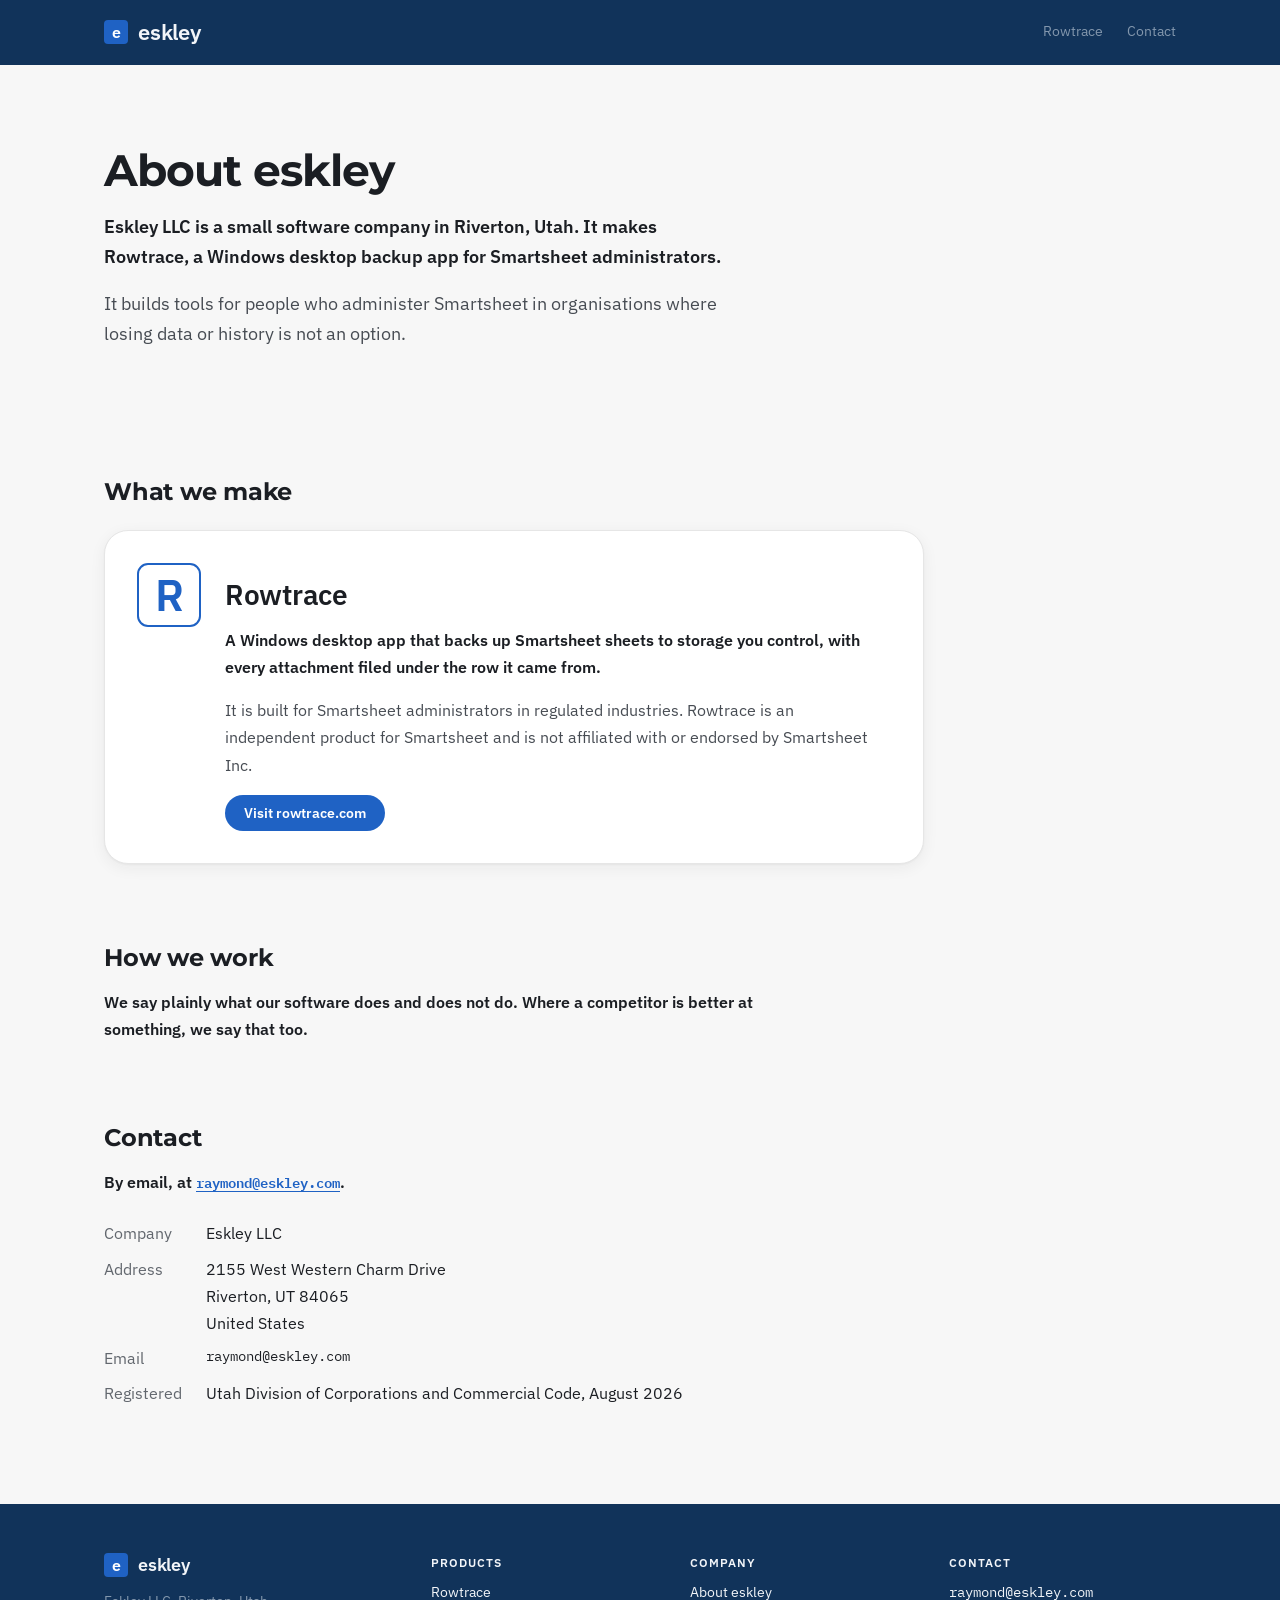
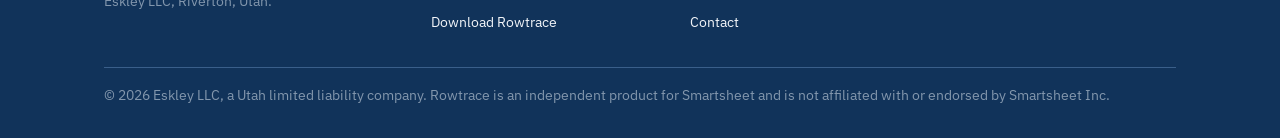
<file: index.html>
<!doctype html>
<html lang="en" data-site="eskley">
<head><meta charset="utf-8"><meta name="viewport" content="width=device-width, initial-scale=1, viewport-fit=cover">
<title>eskley · Eskley LLC</title>
<meta name="description" content="Eskley LLC, a Utah limited liability company, makes Rowtrace, a Windows desktop backup app for Smartsheet administrators.">
<link rel="preconnect" href="https://fonts.googleapis.com"><link rel="preconnect" href="https://fonts.gstatic.com" crossorigin><link rel="stylesheet" href="https://fonts.googleapis.com/css2?family=Montserrat:wght@600;700&family=IBM+Plex+Mono:wght@400;500&family=IBM+Plex+Sans:ital,wght@0,400;0,500;0,600;1,400&display=swap">
<link rel="stylesheet" href="/tokens.css"><link rel="stylesheet" href="/site.css">
<script type="application/ld+json">
{
 "@context": "https://schema.org",
 "@graph": [
  {
   "@type": "Organization",
   "@id": "https://eskley.com/#org",
   "name": "Eskley LLC",
   "alternateName": "eskley",
   "url": "https://eskley.com/",
   "email": "raymond@eskley.com",
   "address": {
    "@type": "PostalAddress",
    "streetAddress": "2155 West Western Charm Drive",
    "addressLocality": "Riverton",
    "addressRegion": "UT",
    "postalCode": "84065",
    "addressCountry": "US"
   },
   "description": "Eskley LLC, a Utah limited liability company, makes Rowtrace, a Windows desktop backup app for Smartsheet administrators."
  },
  {
   "@type": "FAQPage",
   "url": "https://eskley.com/",
   "mainEntity": [
    {
     "@type": "Question",
     "name": "How does eskley work?",
     "acceptedAnswer": {
      "@type": "Answer",
      "text": "We say plainly what our software does and does not do. Where a competitor is better at something, we say that too."
     }
    },
    {
     "@type": "Question",
     "name": "How do I contact eskley?",
     "acceptedAnswer": {
      "@type": "Answer",
      "text": "By email, at raymond@eskley.com."
     }
    }
   ]
  }
 ]
}
</script>
</head>
<body>
<svg width="0" height="0" style="position:absolute" aria-hidden="true">
<symbol id="i-folder" viewBox="0 0 16 16" fill="none" stroke="currentColor" stroke-width="1.5" stroke-linecap="round" stroke-linejoin="round"><path d="M2.25 12 V4.75 A1.5 1.5 0 0 1 3.75 3.25 H6.25 L7.75 5 H12.25 A1.5 1.5 0 0 1 13.75 6.5 V12 A1.5 1.5 0 0 1 12.25 13.5 H3.75 A1.5 1.5 0 0 1 2.25 12 Z" fill="currentColor" fill-opacity="0.12"/></symbol>
<symbol id="i-sheet" viewBox="0 0 16 16" fill="none" stroke="currentColor" stroke-width="1.5" stroke-linecap="round" stroke-linejoin="round"><rect x="2.25" y="2.75" width="11.5" height="10.5" rx="1.5" fill="currentColor" fill-opacity="0.12"/><path d="M2.25 6.25 H13.75 M5.75 6.25 V13.25"/></symbol>
<symbol id="i-report" viewBox="0 0 16 16" fill="none" stroke="currentColor" stroke-width="1.5" stroke-linecap="round" stroke-linejoin="round"><rect x="2.25" y="2.75" width="11.5" height="10.5" rx="1.5" fill="currentColor" fill-opacity="0.12"/><path d="M4.75 5.75 H11.25 M4.75 8 H11.25 M4.75 10.25 H8.5"/></symbol>
<symbol id="i-done" viewBox="0 0 16 16" fill="none" stroke="currentColor" stroke-width="1.5" stroke-linecap="round" stroke-linejoin="round"><path d="M3.25 8.75 L6.5 11.75 L12.75 4.5"/></symbol>
<symbol id="i-history" viewBox="0 0 16 16" fill="none" stroke="currentColor" stroke-width="1.5" stroke-linecap="round" stroke-linejoin="round"><path d="M2.25 8 A5.75 5.75 0 1 0 2.79 5.5 M2.75 2.5 V5.5 H5.75"/><path d="M8 5 V8 L10 9.25"/></symbol>
<symbol id="i-schedules" viewBox="0 0 16 16" fill="none" stroke="currentColor" stroke-width="1.5" stroke-linecap="round" stroke-linejoin="round"><rect x="2.25" y="3.25" width="11.5" height="10.5" rx="1.5" fill="currentColor" fill-opacity="0.12"/><path d="M2.25 6.75 H13.75 M5.5 1.75 V4.5 M10.5 1.75 V4.5 M5.25 10.25 H6.75 M9.25 10.25 H10.75"/></symbol>
<symbol id="i-account" viewBox="0 0 16 16" fill="none" stroke="currentColor" stroke-width="1.5" stroke-linecap="round" stroke-linejoin="round"><circle cx="8" cy="5" r="2.5" fill="currentColor" fill-opacity="0.12"/><path d="M2.75 13.5 V13 A4 4 0 0 1 6.75 9 H9.25 A4 4 0 0 1 13.25 13 V13.5 Z" fill="currentColor" fill-opacity="0.12"/></symbol>
</svg>
<header class="site-header"><div class="wrap bar">
<a class="brand" href="/"><span class="mark mark-e m24" aria-hidden="true"><span>e</span></span><span class="wordmark">eskley</span></a>
<div class="bar-end"><nav class="nav" aria-label="eskley"><a href="https://rowtrace.com/">Rowtrace</a><a href="/#contact">Contact</a></nav></div>
</div></header>
<main>

<div class="hero-band"><div class="wrap" style="display:grid;gap:var(--space-2)">
<h1 style="max-width:20ch">About eskley</h1>
<p class="lead" style="max-width:58ch"><strong>Eskley LLC is a small software company in Riverton, Utah. It makes Rowtrace, a Windows desktop backup app for Smartsheet administrators.</strong></p>
<p class="lead" style="max-width:58ch">It builds tools for people who administer Smartsheet in organisations where losing data or history is not an option.</p>
</div></div>
<div class="wrap" style="display:grid;gap:var(--space-10);padding-top:var(--space-8)">
<section class="sec" id="make">
<h2>What we make</h2>
<div class="panel product" style="margin-top:var(--space-1)">
<span class="mark mark-r m64" aria-hidden="true"><span>R</span></span>
<div class="body">
<h3>Rowtrace</h3>
<p class="answer">A Windows desktop app that backs up Smartsheet sheets to storage you control, with every attachment filed under the row it came from.</p>
<p style="color:var(--text-secondary)">It is built for Smartsheet administrators in regulated industries. Rowtrace is an independent product for Smartsheet and is not affiliated with or endorsed by Smartsheet Inc.</p>
<div class="btn-row"><a class="btn btn-primary" href="https://rowtrace.com/">Visit rowtrace.com</a></div>
</div></div>
</section>
<section class="sec" id="how">
<h2>How we work</h2>
<p class="answer">We say plainly what our software does and does not do. Where a competitor is better at something, we say that too.</p>
</section>
<section class="sec" id="contact">
<h2>Contact</h2>
<p class="answer">By email, at <a class="mono" href="mailto:raymond@eskley.com">raymond@eskley.com</a>.</p>
<dl class="facts" style="font-size:var(--text-base);margin-top:var(--space-1)">
<dt>Company</dt><dd>Eskley LLC</dd>
<dt>Address</dt><dd>2155 West Western Charm Drive<br>Riverton, UT 84065<br>United States</dd>
<dt>Email</dt><dd class="mono">raymond@eskley.com</dd>
<dt>Registered</dt><dd>Utah Division of Corporations and Commercial Code, August 2026</dd>
</dl>
</section>
</div>
</main>
<footer class="site-footer"><div class="wrap">
<div class="cols">
<div><a class="brand" href="/"><span class="mark mark-e m24" aria-hidden="true"><span>e</span></span><span class="wordmark" style="font-size:1.125rem">eskley</span></a>
<p style="margin-top:12px">Eskley LLC, Riverton, Utah.</p></div>
<div><div class="f-head">Products</div><ul><li><a href="https://rowtrace.com/">Rowtrace</a></li><li><a href="https://rowtrace.com/download/">Download Rowtrace</a></li></ul></div>
<div><div class="f-head">Company</div><ul><li><a href="/">About eskley</a></li><li><a href="/#contact">Contact</a></li></ul></div>
<div><div class="f-head">Contact</div><ul><li><a class="mono" href="mailto:raymond@eskley.com">raymond@eskley.com</a></li></ul></div>
</div><div class="legal"><p>© 2026 Eskley LLC, a Utah limited liability company. Rowtrace is an independent product for Smartsheet and is not affiliated with or endorsed by Smartsheet Inc.</p></div></div></footer>
</body></html>
</file>
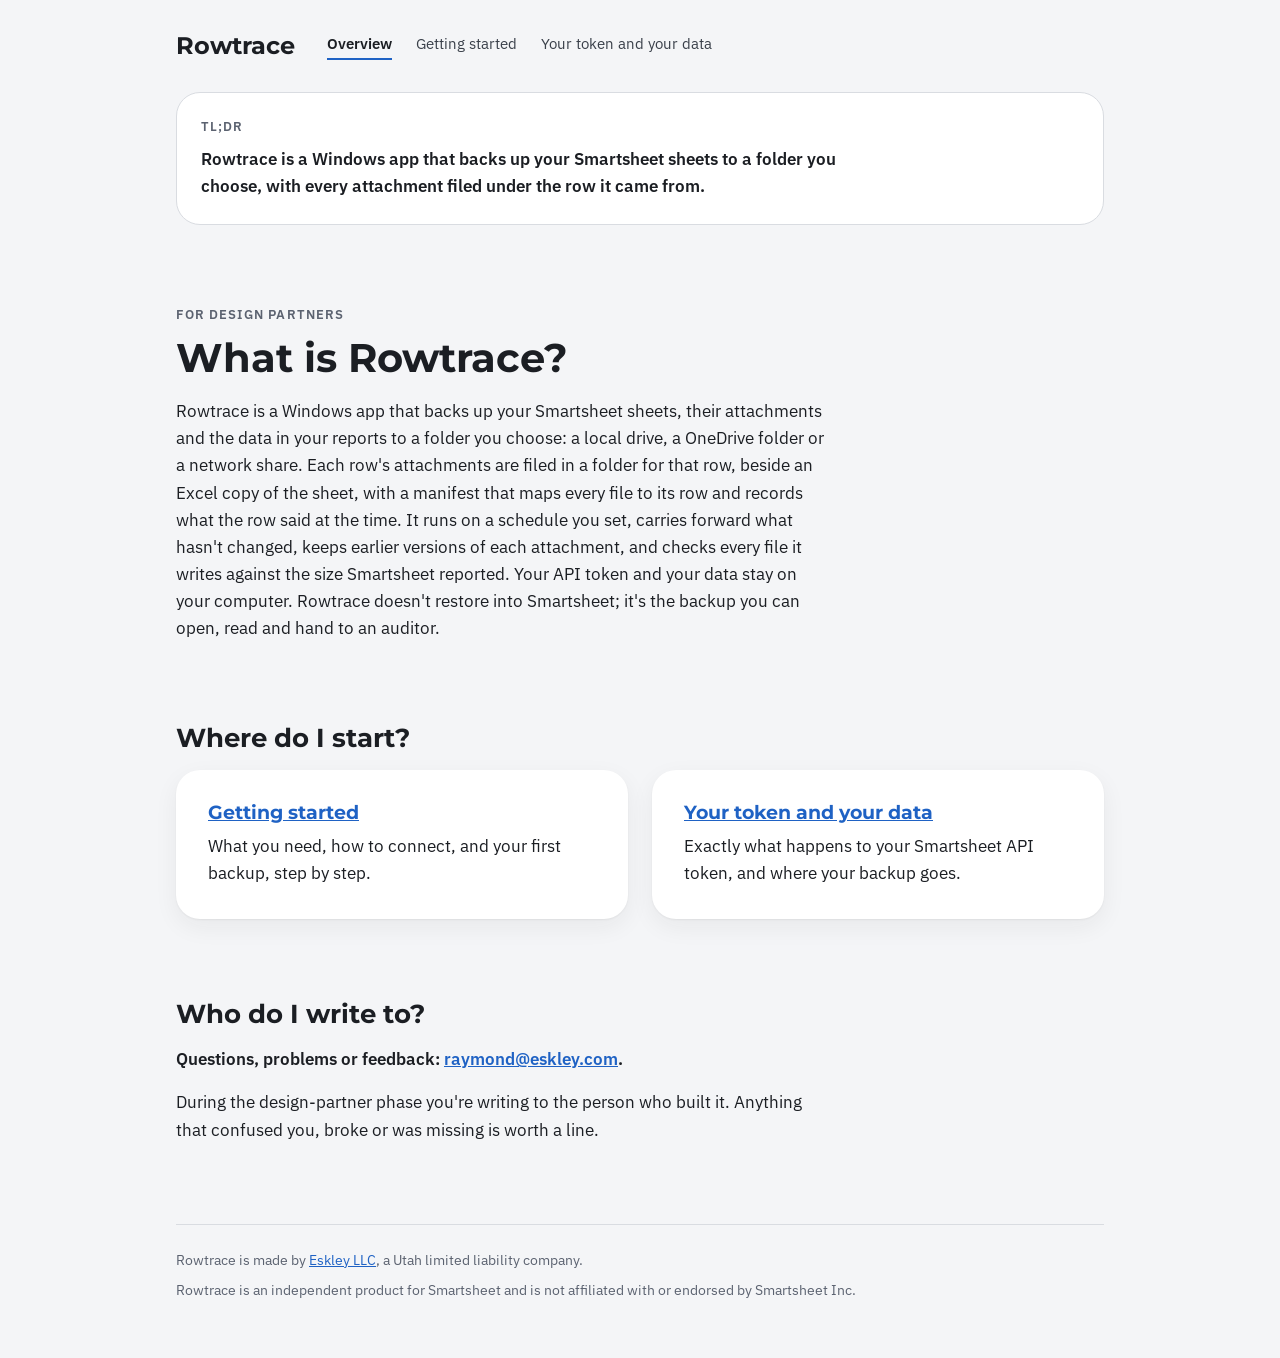
<file: partners/index.html>
<!doctype html>
<html lang="en">
<head>
<meta charset="utf-8">
<meta name="viewport" content="width=device-width, initial-scale=1">
<meta name="robots" content="noindex">
<title>Rowtrace for design partners</title>
<meta name="description" content="What Rowtrace is, how to get started, what happens to your Smartsheet token, and who to write to.">
<link rel="preconnect" href="https://fonts.googleapis.com">
<link rel="preconnect" href="https://fonts.gstatic.com" crossorigin>
<link href="https://fonts.googleapis.com/css2?family=Montserrat:wght@700&family=IBM+Plex+Sans:wght@400;600&family=IBM+Plex+Mono:wght@400&display=swap" rel="stylesheet">
<link rel="stylesheet" href="/partners/partners.css">
</head>
<body>
<div class="wrap">
  <header>
    <a class="wordmark" href="/partners/">Rowtrace</a>
    <nav aria-label="Design-partner pages">
      <a href="/partners/" aria-current="page">Overview</a>
      <a href="/partners/start/">Getting started</a>
      <a href="/partners/token/">Your token and your data</a>
    </nav>
  </header>

  <main>
    <div class="tldr">
      <span class="eyebrow">TL;DR</span>
      <p class="answer">Rowtrace is a Windows app that backs up your Smartsheet sheets to a folder you choose, with every attachment filed under the row it came from.</p>
    </div>

    <section>
      <span class="eyebrow">For design partners</span>
      <h1>What is Rowtrace?</h1>
      <p>Rowtrace is a Windows app that backs up your Smartsheet sheets, their attachments and the data in your reports to a folder you choose: a local drive, a OneDrive folder or a network share. Each row's attachments are filed in a folder for that row, beside an Excel copy of the sheet, with a manifest that maps every file to its row and records what the row said at the time. It runs on a schedule you set, carries forward what hasn't changed, keeps earlier versions of each attachment, and checks every file it writes against the size Smartsheet reported. Your API token and your data stay on your computer. Rowtrace doesn't restore into Smartsheet; it's the backup you can open, read and hand to an auditor.</p>
    </section>

    <section>
      <h2>Where do I start?</h2>
      <div class="cards">
        <div class="card">
          <h3><a href="/partners/start/">Getting started</a></h3>
          <p>What you need, how to connect, and your first backup, step by step.</p>
        </div>
        <div class="card">
          <h3><a href="/partners/token/">Your token and your data</a></h3>
          <p>Exactly what happens to your Smartsheet API token, and where your backup goes.</p>
        </div>
      </div>
    </section>

    <section>
      <h2>Who do I write to?</h2>
      <p class="answer">Questions, problems or feedback: <a href="mailto:raymond@eskley.com">raymond@eskley.com</a>.</p>
      <p>During the design-partner phase you're writing to the person who built it. Anything that confused you, broke or was missing is worth a line.</p>
    </section>
  </main>

  <footer>
    <p>Rowtrace is made by <a href="/">Eskley LLC</a>, a Utah limited liability company.</p>
    <p>Rowtrace is an independent product for Smartsheet and is not affiliated with or endorsed by Smartsheet Inc.</p>
  </footer>
</div>
</body>
</html>
</file>
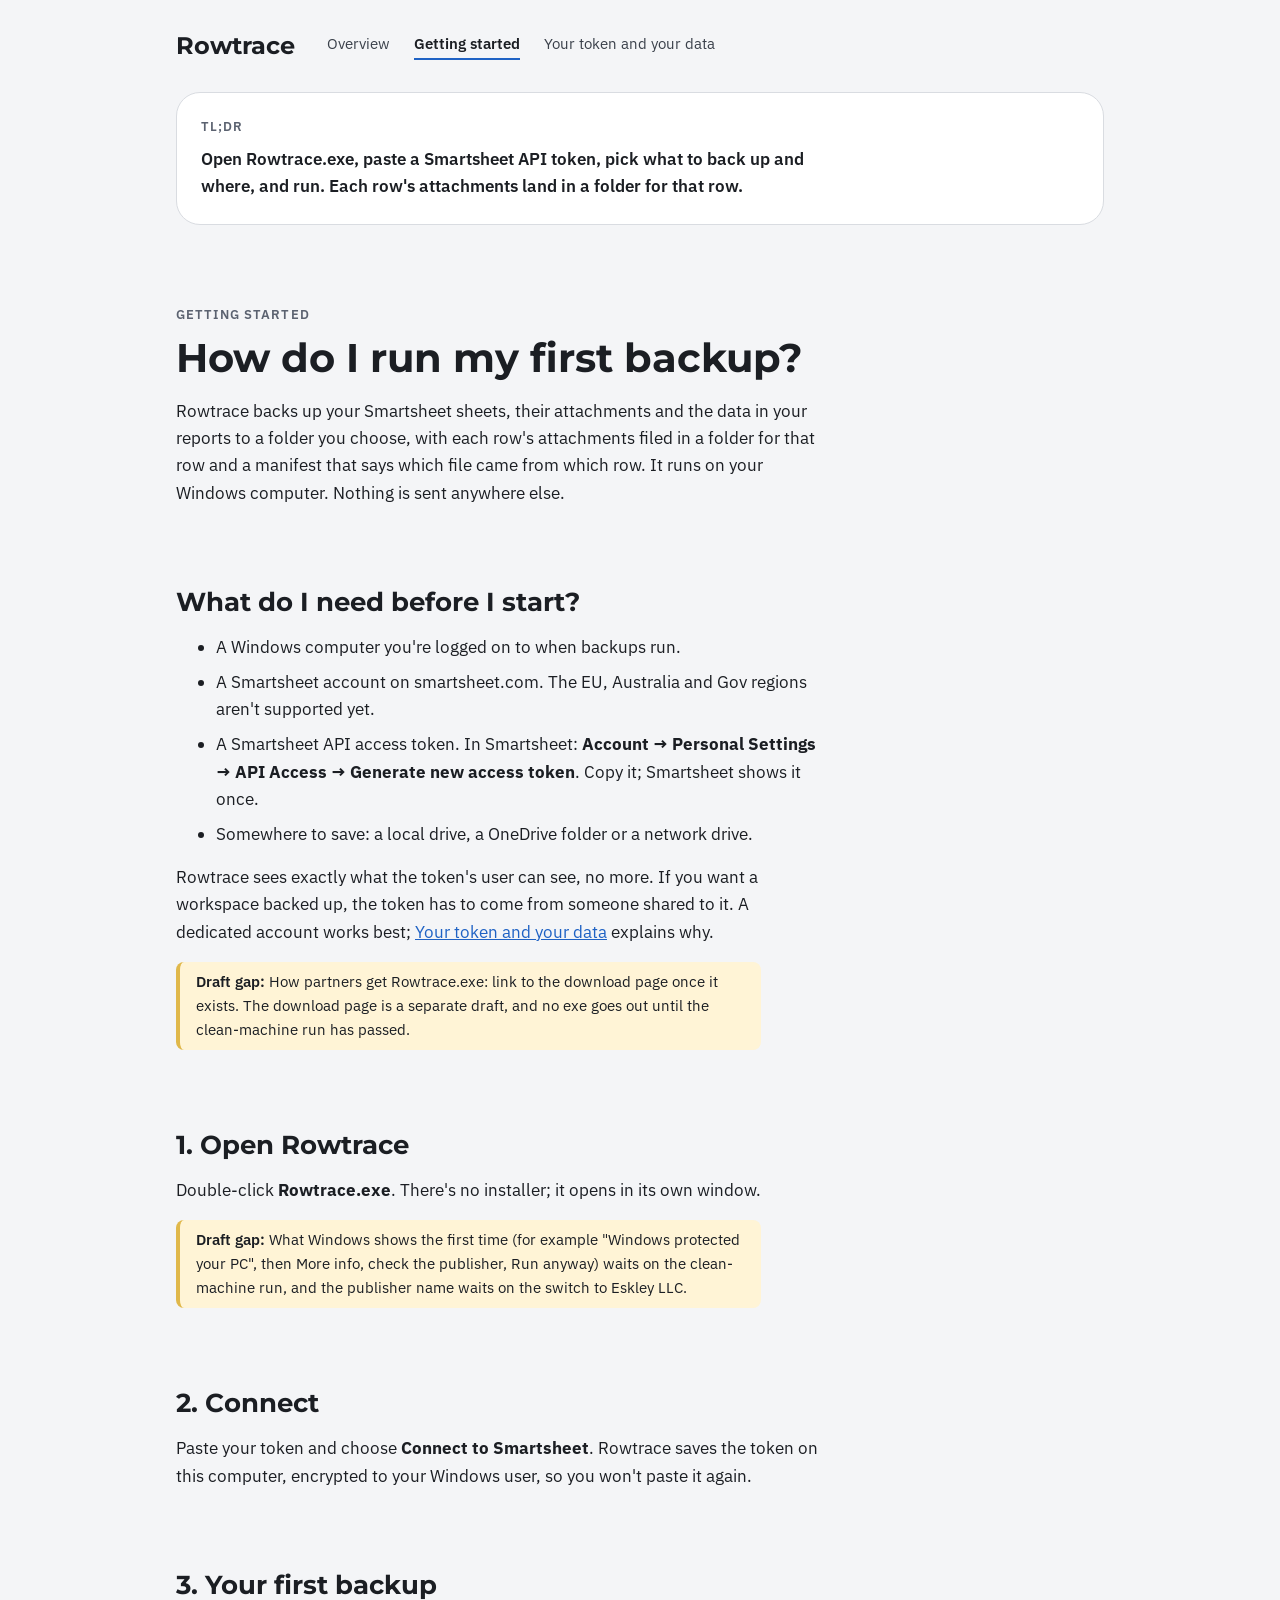
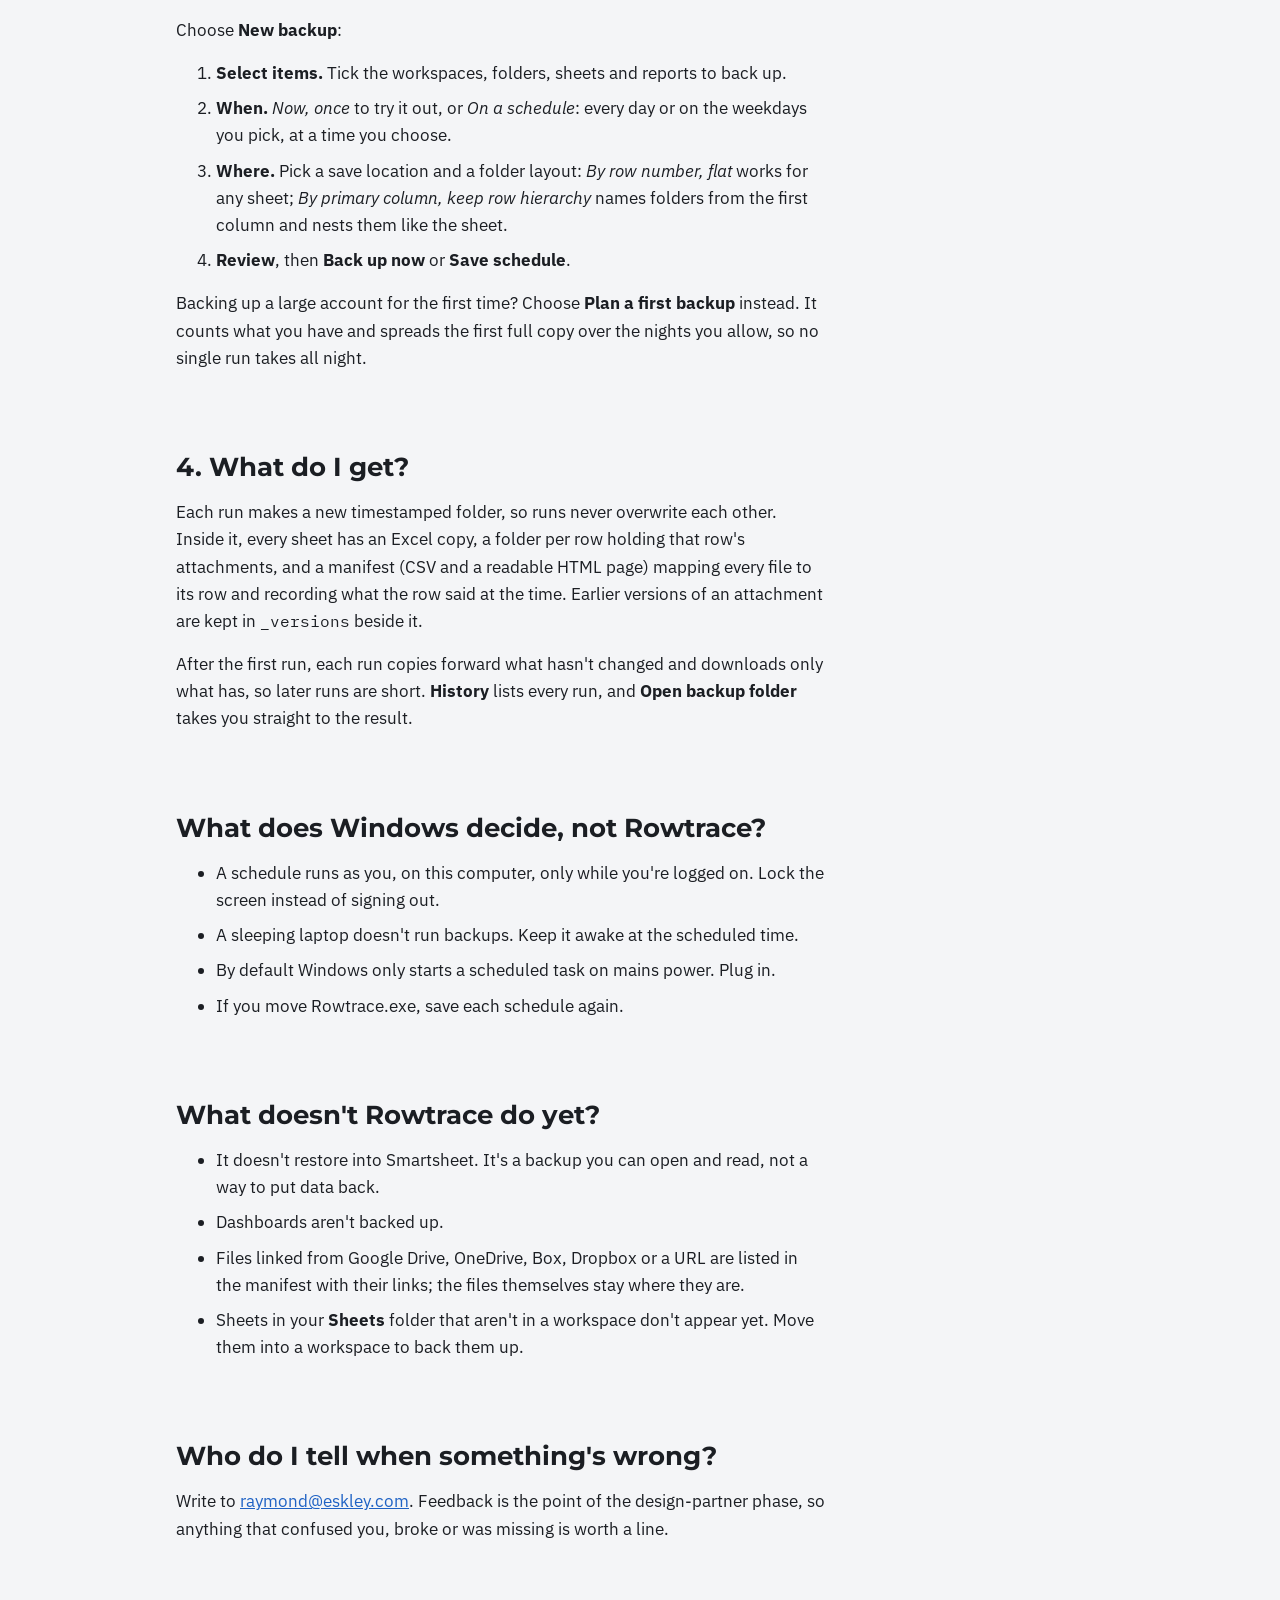
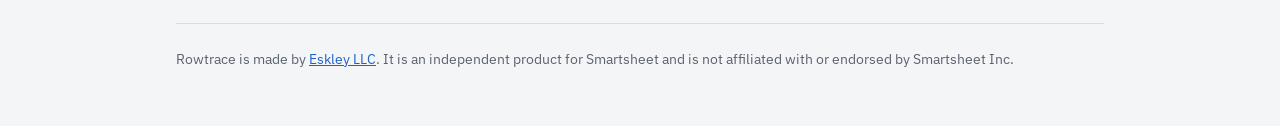
<file: partners/start/index.html>
<!doctype html>
<html lang="en">
<head>
<meta charset="utf-8">
<meta name="viewport" content="width=device-width, initial-scale=1">
<meta name="robots" content="noindex">
<title>Rowtrace: getting started</title>
<meta name="description" content="What you need, how to connect Rowtrace to Smartsheet, and how to run your first backup.">
<link rel="preconnect" href="https://fonts.googleapis.com">
<link rel="preconnect" href="https://fonts.gstatic.com" crossorigin>
<link href="https://fonts.googleapis.com/css2?family=Montserrat:wght@700&family=IBM+Plex+Sans:wght@400;600&family=IBM+Plex+Mono:wght@400&display=swap" rel="stylesheet">
<link rel="stylesheet" href="/partners/partners.css">
</head>
<body>
<div class="wrap">
  <header>
    <a class="wordmark" href="/partners/">Rowtrace</a>
    <nav aria-label="Design-partner pages">
      <a href="/partners/">Overview</a>
      <a href="/partners/start/" aria-current="page">Getting started</a>
      <a href="/partners/token/">Your token and your data</a>
    </nav>
  </header>

  <main>
    <div class="tldr">
      <span class="eyebrow">TL;DR</span>
      <p class="answer">Open Rowtrace.exe, paste a Smartsheet API token, pick what to back up and where, and run. Each row's attachments land in a folder for that row.</p>
    </div>

    <section>
      <span class="eyebrow">Getting started</span>
      <h1>How do I run my first backup?</h1>
      <p>Rowtrace backs up your Smartsheet sheets, their attachments and the data in your reports to a folder you choose, with each row's attachments filed in a folder for that row and a manifest that says which file came from which row. It runs on your Windows computer. Nothing is sent anywhere else.</p>
    </section>

    <section>
      <h2>What do I need before I start?</h2>
      <ul>
        <li>A Windows computer you're logged on to when backups run.</li>
        <li>A Smartsheet account on smartsheet.com. The EU, Australia and Gov regions aren't supported yet.</li>
        <li>A Smartsheet API access token. In Smartsheet: <strong>Account → Personal Settings → API Access → Generate new access token</strong>. Copy it; Smartsheet shows it once.</li>
        <li>Somewhere to save: a local drive, a OneDrive folder or a network drive.</li>
      </ul>
      <p>Rowtrace sees exactly what the token's user can see, no more. If you want a workspace backed up, the token has to come from someone shared to it. A dedicated account works best; <a href="/partners/token/">Your token and your data</a> explains why.</p>
      <p class="gap">How partners get Rowtrace.exe: link to the download page once it exists. The download page is a separate draft, and no exe goes out until the clean-machine run has passed.</p>
    </section>

    <section>
      <h2>1. Open Rowtrace</h2>
      <p>Double-click <strong>Rowtrace.exe</strong>. There's no installer; it opens in its own window.</p>
      <p class="gap">What Windows shows the first time (for example "Windows protected your PC", then More info, check the publisher, Run anyway) waits on the clean-machine run, and the publisher name waits on the switch to Eskley LLC.</p>
    </section>

    <section>
      <h2>2. Connect</h2>
      <p>Paste your token and choose <strong>Connect to Smartsheet</strong>. Rowtrace saves the token on this computer, encrypted to your Windows user, so you won't paste it again.</p>
    </section>

    <section>
      <h2>3. Your first backup</h2>
      <p>Choose <strong>New backup</strong>:</p>
      <ol>
        <li><strong>Select items.</strong> Tick the workspaces, folders, sheets and reports to back up.</li>
        <li><strong>When.</strong> <em>Now, once</em> to try it out, or <em>On a schedule</em>: every day or on the weekdays you pick, at a time you choose.</li>
        <li><strong>Where.</strong> Pick a save location and a folder layout: <em>By row number, flat</em> works for any sheet; <em>By primary column, keep row hierarchy</em> names folders from the first column and nests them like the sheet.</li>
        <li><strong>Review</strong>, then <strong>Back up now</strong> or <strong>Save schedule</strong>.</li>
      </ol>
      <p>Backing up a large account for the first time? Choose <strong>Plan a first backup</strong> instead. It counts what you have and spreads the first full copy over the nights you allow, so no single run takes all night.</p>
    </section>

    <section>
      <h2>4. What do I get?</h2>
      <p>Each run makes a new timestamped folder, so runs never overwrite each other. Inside it, every sheet has an Excel copy, a folder per row holding that row's attachments, and a manifest (CSV and a readable HTML page) mapping every file to its row and recording what the row said at the time. Earlier versions of an attachment are kept in <code>_versions</code> beside it.</p>
      <p>After the first run, each run copies forward what hasn't changed and downloads only what has, so later runs are short. <strong>History</strong> lists every run, and <strong>Open backup folder</strong> takes you straight to the result.</p>
    </section>

    <section>
      <h2>What does Windows decide, not Rowtrace?</h2>
      <ul>
        <li>A schedule runs as you, on this computer, only while you're logged on. Lock the screen instead of signing out.</li>
        <li>A sleeping laptop doesn't run backups. Keep it awake at the scheduled time.</li>
        <li>By default Windows only starts a scheduled task on mains power. Plug in.</li>
        <li>If you move Rowtrace.exe, save each schedule again.</li>
      </ul>
    </section>

    <section>
      <h2>What doesn't Rowtrace do yet?</h2>
      <ul>
        <li>It doesn't restore into Smartsheet. It's a backup you can open and read, not a way to put data back.</li>
        <li>Dashboards aren't backed up.</li>
        <li>Files linked from Google Drive, OneDrive, Box, Dropbox or a URL are listed in the manifest with their links; the files themselves stay where they are.</li>
        <li>Sheets in your <strong>Sheets</strong> folder that aren't in a workspace don't appear yet. Move them into a workspace to back them up.</li>
      </ul>
    </section>

    <section>
      <h2>Who do I tell when something's wrong?</h2>
      <p>Write to <a href="mailto:raymond@eskley.com">raymond@eskley.com</a>. Feedback is the point of the design-partner phase, so anything that confused you, broke or was missing is worth a line.</p>
    </section>
  </main>

  <footer>
    <p>Rowtrace is made by <a href="/">Eskley LLC</a>. It is an independent product for Smartsheet and is not affiliated with or endorsed by Smartsheet Inc.</p>
  </footer>
</div>
</body>
</html>
</file>
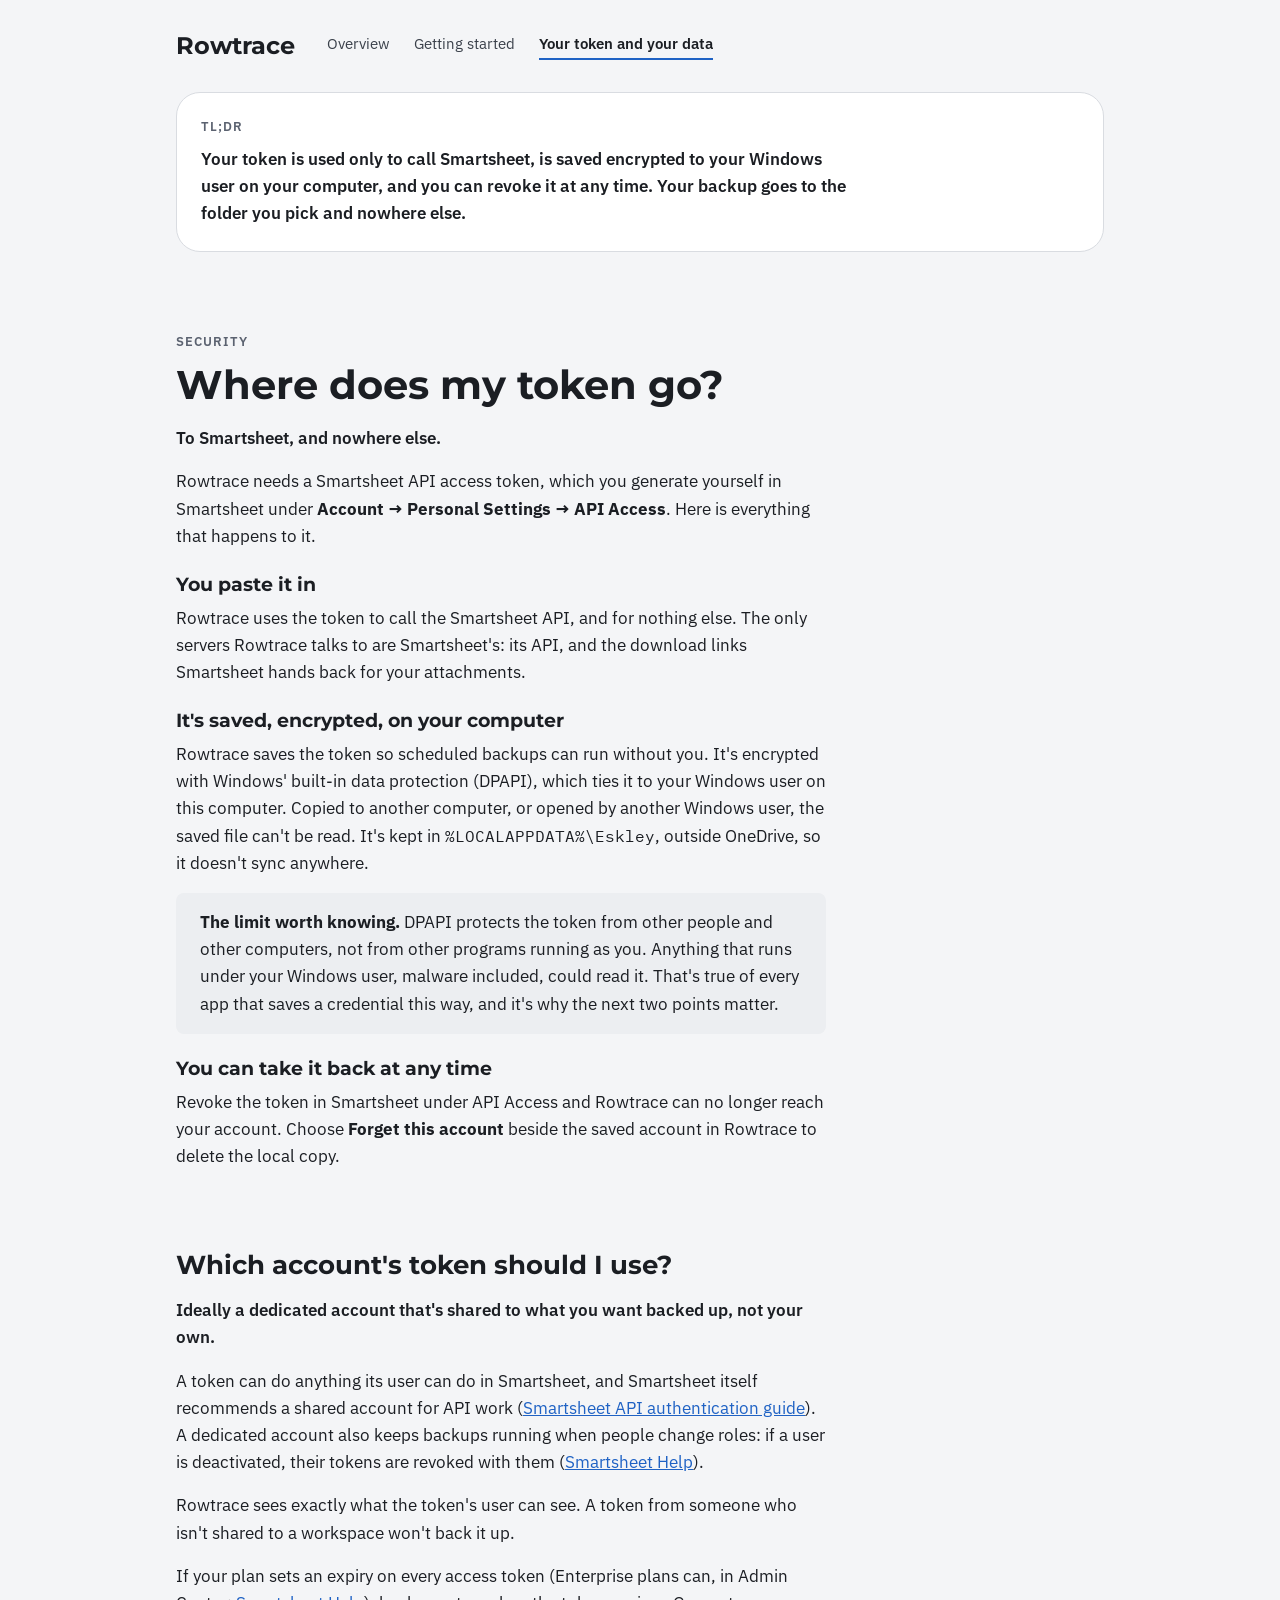
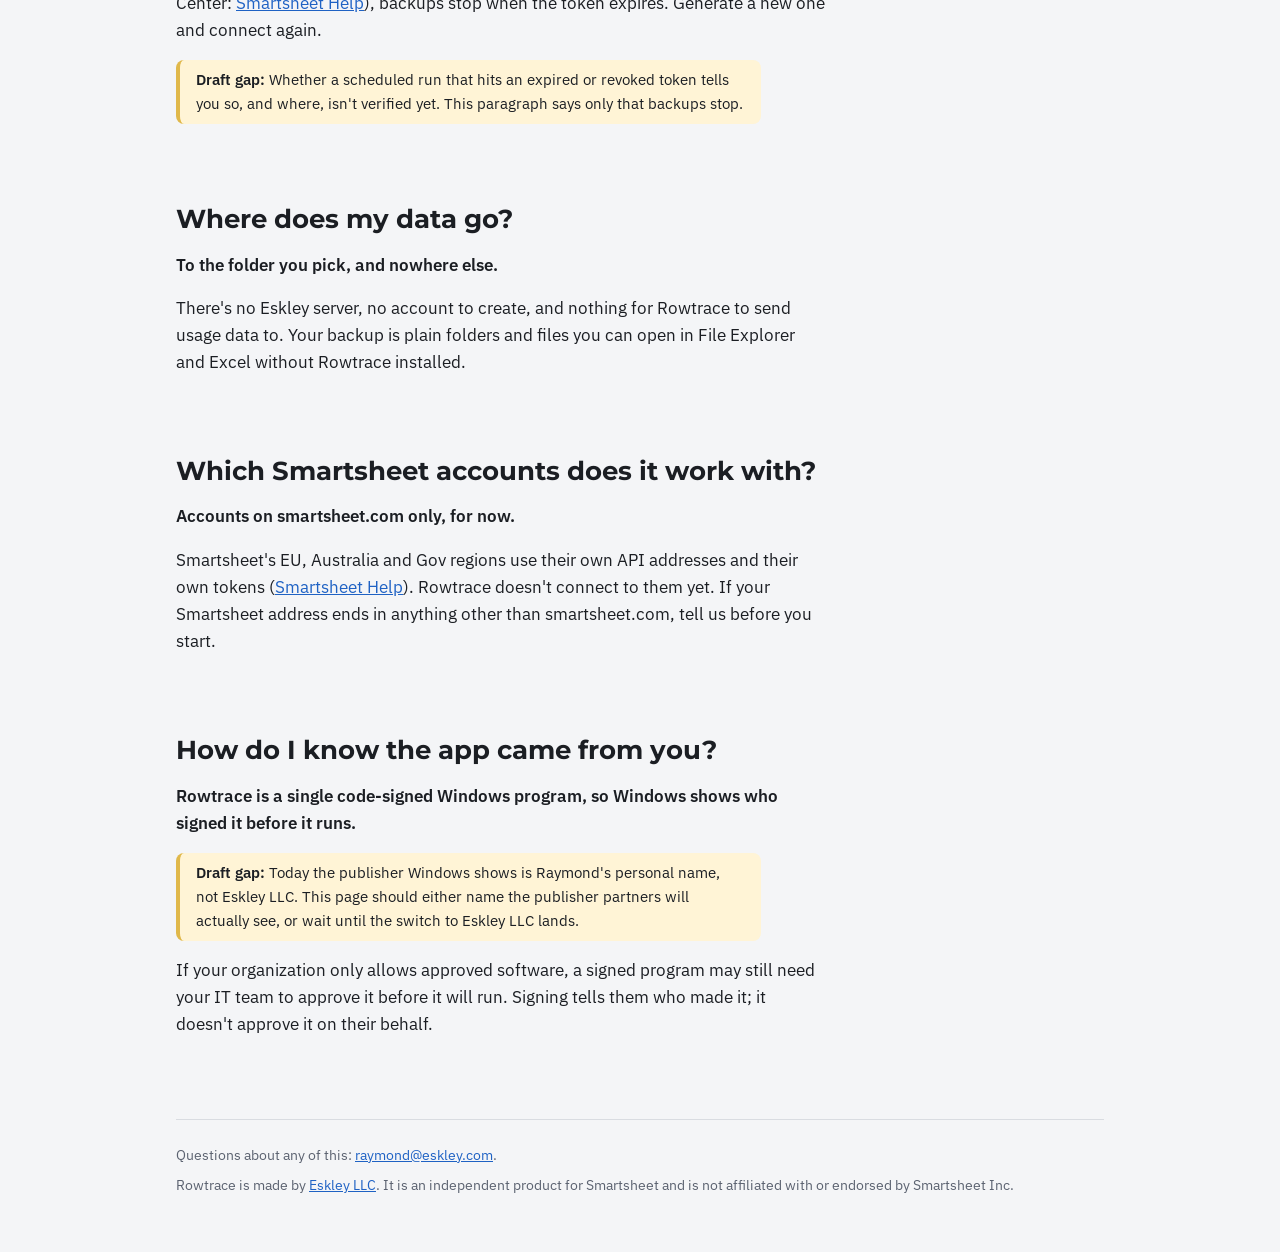
<file: partners/token/index.html>
<!doctype html>
<html lang="en">
<head>
<meta charset="utf-8">
<meta name="viewport" content="width=device-width, initial-scale=1">
<meta name="robots" content="noindex">
<title>Rowtrace: your token and your data</title>
<meta name="description" content="What Rowtrace does with your Smartsheet API token, where your backup goes, and the limits worth knowing.">
<link rel="preconnect" href="https://fonts.googleapis.com">
<link rel="preconnect" href="https://fonts.gstatic.com" crossorigin>
<link href="https://fonts.googleapis.com/css2?family=Montserrat:wght@700&family=IBM+Plex+Sans:wght@400;600&family=IBM+Plex+Mono:wght@400&display=swap" rel="stylesheet">
<link rel="stylesheet" href="/partners/partners.css">
</head>
<body>
<div class="wrap">
  <header>
    <a class="wordmark" href="/partners/">Rowtrace</a>
    <nav aria-label="Design-partner pages">
      <a href="/partners/">Overview</a>
      <a href="/partners/start/">Getting started</a>
      <a href="/partners/token/" aria-current="page">Your token and your data</a>
    </nav>
  </header>

  <main>
    <div class="tldr">
      <span class="eyebrow">TL;DR</span>
      <p class="answer">Your token is used only to call Smartsheet, is saved encrypted to your Windows user on your computer, and you can revoke it at any time. Your backup goes to the folder you pick and nowhere else.</p>
    </div>

    <section>
      <span class="eyebrow">Security</span>
      <h1>Where does my token go?</h1>
      <p class="answer">To Smartsheet, and nowhere else.</p>
      <p>Rowtrace needs a Smartsheet API access token, which you generate yourself in Smartsheet under <strong>Account → Personal Settings → API Access</strong>. Here is everything that happens to it.</p>

      <h3>You paste it in</h3>
      <p>Rowtrace uses the token to call the Smartsheet API, and for nothing else. The only servers Rowtrace talks to are Smartsheet's: its API, and the download links Smartsheet hands back for your attachments.</p>

      <h3>It's saved, encrypted, on your computer</h3>
      <p>Rowtrace saves the token so scheduled backups can run without you. It's encrypted with Windows' built-in data protection (DPAPI), which ties it to your Windows user on this computer. Copied to another computer, or opened by another Windows user, the saved file can't be read. It's kept in <code>%LOCALAPPDATA%\Eskley</code>, outside OneDrive, so it doesn't sync anywhere.</p>
      <div class="limit">
        <p><strong>The limit worth knowing.</strong> DPAPI protects the token from other people and other computers, not from other programs running as you. Anything that runs under your Windows user, malware included, could read it. That's true of every app that saves a credential this way, and it's why the next two points matter.</p>
      </div>

      <h3>You can take it back at any time</h3>
      <p>Revoke the token in Smartsheet under API Access and Rowtrace can no longer reach your account. Choose <strong>Forget this account</strong> beside the saved account in Rowtrace to delete the local copy.</p>
    </section>

    <section>
      <h2>Which account's token should I use?</h2>
      <p class="answer">Ideally a dedicated account that's shared to what you want backed up, not your own.</p>
      <p>A token can do anything its user can do in Smartsheet, and Smartsheet itself recommends a shared account for API work (<a href="https://developers.smartsheet.com/api/smartsheet/guides/basics/authentication">Smartsheet API authentication guide</a>). A dedicated account also keeps backups running when people change roles: if a user is deactivated, their tokens are revoked with them (<a href="https://help.smartsheet.com/articles/2483484-admin-center-deactivate-or-reactivate-users">Smartsheet Help</a>).</p>
      <p>Rowtrace sees exactly what the token's user can see. A token from someone who isn't shared to a workspace won't back it up.</p>
      <p>If your plan sets an expiry on every access token (Enterprise plans can, in Admin Center: <a href="https://help.smartsheet.com/articles/2483100-configure-access-token-expiration-time">Smartsheet Help</a>), backups stop when the token expires. Generate a new one and connect again.</p>
      <p class="gap">Whether a scheduled run that hits an expired or revoked token tells you so, and where, isn't verified yet. This paragraph says only that backups stop.</p>
    </section>

    <section>
      <h2>Where does my data go?</h2>
      <p class="answer">To the folder you pick, and nowhere else.</p>
      <p>There's no Eskley server, no account to create, and nothing for Rowtrace to send usage data to. Your backup is plain folders and files you can open in File Explorer and Excel without Rowtrace installed.</p>
    </section>

    <section>
      <h2>Which Smartsheet accounts does it work with?</h2>
      <p class="answer">Accounts on smartsheet.com only, for now.</p>
      <p>Smartsheet's EU, Australia and Gov regions use their own API addresses and their own tokens (<a href="https://help.smartsheet.com/articles/2482446-introducing-smartsheet-regions">Smartsheet Help</a>). Rowtrace doesn't connect to them yet. If your Smartsheet address ends in anything other than smartsheet.com, tell us before you start.</p>
    </section>

    <section>
      <h2>How do I know the app came from you?</h2>
      <p class="answer">Rowtrace is a single code-signed Windows program, so Windows shows who signed it before it runs.</p>
      <p class="gap">Today the publisher Windows shows is Raymond's personal name, not Eskley LLC. This page should either name the publisher partners will actually see, or wait until the switch to Eskley LLC lands.</p>
      <p>If your organization only allows approved software, a signed program may still need your IT team to approve it before it will run. Signing tells them who made it; it doesn't approve it on their behalf.</p>
    </section>
  </main>

  <footer>
    <p>Questions about any of this: <a href="mailto:raymond@eskley.com">raymond@eskley.com</a>.</p>
    <p>Rowtrace is made by <a href="/">Eskley LLC</a>. It is an independent product for Smartsheet and is not affiliated with or endorsed by Smartsheet Inc.</p>
  </footer>
</div>
</body>
</html>
</file>
<file: tokens.css>
/* Eskley DS_Blue — generated from tokens.json */
:root, [data-theme="light"] {
  --bg: #f7f7f7;
  --bg-alt: #ededed;
  --bg-alt-hover: #e0e0e0;
  --surface: #ffffff;
  --surface-2: #fafafa;
  --border: #d6d6d6;
  --border-light: #e6e6e6;
  --accent: #1f62c4;
  --accent-hover: #184f9f;
  --accent-soft: #dde9fb;
  --accent-ink: #ffffff;
  --text-primary: #1b1e23;
  --text-secondary: #474c53;
  --text-muted: #62676e;
  --text-inverse: #f7f7f7;
  --danger: #b0402c;
  --danger-soft: #f9ebe7;
  --warn: #b97b00;
  --warn-soft: #fdf0d5;
  --ok: #0b7650;
  --ok-soft: #e3f3ec;
  --obj-sheet: #1a5dc8;
  --obj-report: #dd6b20;
  --obj-dashboard: #2e7d4f;
  --obj-workspace: #474c53;
  --rail: #11335a;
  --rail-current: #3a5f8a;
  --rail-ink: #f2f5f9;
  --rail-ink-off: #8397ad;
  --shadow-card: 0 1px 2px rgba(27,30,35,0.04), 0 4px 16px rgba(27,30,35,0.06);
  --shadow-raised: 0 12px 32px rgba(27,30,35,0.10);
}
:root {
  --space-1: 8px;
  --space-2: 16px;
  --space-3: 24px;
  --space-4: 32px;
  --space-5: 40px;
  --space-6: 48px;
  --space-8: 64px;
  --space-10: 80px;
  --space-12: 96px;
  --space-16: 128px;
  --radius-sm: 4px;
  --radius-md: 8px;
  --radius-lg: 24px;
  --radius-full: 9999px;
  --text-xs: 0.75rem;
  --text-sm: 0.875rem;
  --text-base: 1rem;
  --text-lg: 1.25rem;
  --text-xl: 1.5rem;
  --text-2xl: 2rem;
  --text-3xl: 2.75rem;
  --text-4xl: 3.5rem;
  --app-narrow: 720px;
  --list-row: 30px;
  --picker-row: 26px;
  --form-text: 14px;
  --form-leading: 1.5;
  --form-row: 40px;
  --form-control: 36px;
  --form-pad: 24px;
  --form-gap: 16px;
  --dense-text: 13px;
  --dense-leading: 1.4;
  --dense-control: 28px;
  --dense-pad: 16px;
  --dense-gap: 8px;
  --font-body: "IBM Plex Sans", system-ui, sans-serif;
  --font-display: "Montserrat", "IBM Plex Sans", system-ui, sans-serif;
  --font-mono: "IBM Plex Mono", ui-monospace, monospace;
}
.text-4xl { font-family: var(--font-display); font-size: 3.5rem; line-height: 1.15; font-weight: 700; letter-spacing: -0.02em; }
.text-3xl { font-family: var(--font-display); font-size: 2.75rem; line-height: 1.15; font-weight: 700; letter-spacing: -0.02em; }
.text-2xl { font-family: var(--font-display); font-size: 2rem; line-height: 1.15; font-weight: 700; }
.text-xl { font-family: var(--font-display); font-size: 1.5rem; line-height: 1.15; font-weight: 700; }
.text-lg { font-family: var(--font-display); font-size: 1.25rem; line-height: 1.15; font-weight: 700; }
.text-base { font-family: var(--font-body); font-size: 1rem; line-height: 1.7; font-weight: 400; }
.text-sm { font-family: var(--font-body); font-size: 0.875rem; line-height: 1.7; font-weight: 400; }
.text-xs { font-family: var(--font-body); font-size: 0.75rem; line-height: 1.7; font-weight: 600; letter-spacing: 0.08em; }
.code { font-family: var(--font-mono); font-size: 0.875rem; line-height: 1.6; font-weight: 400; }
</file>
<file: site.css>
/* One stylesheet for eskley.com and rowtrace.com. Every value comes from DS_Blue tokens.css
   (version 1791646153-fb0a, sha256 d1f920cb…5819065); nothing here defines a colour.
   Layout: one 1120px frame, a 65ch prose column, tables and code break out to full width.
   html[data-site] picks the site. Ruled 2026-10-13: eskley's header and footer are solid rail navy,
   Rowtrace's header is white with an accent rule; long pages are full-width alternating bands. */

:root { color-scheme: light; --wrap: 1120px; --gutter: var(--space-3); }
* { box-sizing: border-box; }
html, body { margin: 0; }
body {
  background: var(--bg); color: var(--text-primary);
  font-family: var(--font-body); font-size: var(--text-base); line-height: 1.7;
  -webkit-font-smoothing: antialiased;
}
a { color: var(--accent); text-underline-offset: 3px; }
a:hover { color: var(--accent-hover); }
:focus-visible { outline: 2px solid var(--accent); outline-offset: 2px; border-radius: 2px; }
h1, h2, h3 { font-family: var(--font-display); font-weight: 700; line-height: 1.15; text-wrap: balance; margin: 0; }
h1 { font-size: clamp(2rem, 4.2vw, var(--text-3xl)); letter-spacing: -0.02em; }
h2 { font-size: var(--text-xl); letter-spacing: -0.01em; }
h3 { font-size: var(--text-lg); }
p, ul, ol { margin: 0; max-width: 65ch; }
code, pre, .mono { font-family: var(--font-mono); font-size: var(--text-sm); }
code { background: var(--bg-alt); padding: 1px 5px; border-radius: var(--radius-sm); }
pre { background: var(--surface); border: 1px solid var(--border); border-radius: var(--radius-md);
  padding: var(--space-2) var(--space-3); overflow-x: auto; line-height: 1.6; margin: 0; max-width: 100%; }
pre code { background: none; padding: 0; }
.wrap { max-width: var(--wrap); margin: 0 auto; padding-inline: var(--gutter); }
.eyebrow { display: block; font-size: var(--text-xs); font-weight: 600; letter-spacing: 0.08em;
  text-transform: uppercase; color: var(--accent); margin: 0 0 var(--space-1); }
.lead { font-size: 1.125rem; color: var(--text-secondary); }
.lead strong, .answer { color: var(--text-primary); font-weight: 600; }
.muted { color: var(--text-muted); }
.small { font-size: var(--text-sm); }
@media (max-width: 640px) { :root { --gutter: var(--space-2); } }

/* ---------- marks: solid eskley tile, hollow Rowtrace tile (DS_Blue "The two marks invert") ---------- */
.mark { display: inline-flex; align-items: center; justify-content: center; flex: none;
  font-family: var(--font-body); font-weight: 600; line-height: 1; }
.mark span { display: block; }
.mark-e { background: var(--accent); color: var(--accent-ink); }
.mark-e span { text-box: trim-both ex alphabetic; }
.mark-r { background: var(--surface); color: var(--accent); border: 1.5px solid var(--accent); }
.mark-r span { text-box: trim-both cap alphabetic; }
.m32 { width: 32px; height: 32px; font-size: 22px; border-radius: 5px; }
.m24 { width: 24px; height: 24px; font-size: 16px; border-radius: 4px; }
.m16 { width: 16px; height: 16px; font-size: 11px; border-radius: 3px; }
.m16.mark-r { border-width: 1px; }
.m64 { width: 64px; height: 64px; font-size: 44px; border-radius: 11px; border-width: 2px; }
.wordmark { font-family: var(--font-body); font-weight: 600; letter-spacing: -0.01em; font-size: 1.375rem; line-height: 1; }

/* ---------- buttons: DS_Blue control height (--form-control, 36px), one primary per section ---------- */
.btn { display: inline-flex; align-items: center; justify-content: center; gap: 8px;
  height: var(--form-control); padding: 0 18px; border-radius: var(--radius-full);
  font-family: var(--font-body); font-size: var(--text-sm); font-weight: 600; line-height: 1;
  text-decoration: none; border: 1px solid transparent; cursor: pointer; white-space: nowrap;
  transition: background-color 120ms ease, border-color 120ms ease; }
.btn-primary { background: var(--accent); color: var(--accent-ink); }
.btn-primary:hover { background: var(--accent-hover); color: var(--accent-ink); }
.btn-ghost { background: transparent; color: var(--text-secondary); border-color: var(--border); }
.btn-ghost:hover { border-color: var(--text-muted); color: var(--text-primary); }
.btn-row { display: flex; flex-wrap: wrap; gap: var(--space-1); align-items: center; }

/* ---------- header ---------- */
.site-header { background: var(--surface); border-bottom: 1px solid var(--border); position: relative; z-index: 5; }
.site-header .bar { min-height: 64px; display: flex; align-items: center; gap: var(--space-3); flex-wrap: wrap; }
.brand { display: inline-flex; align-items: center; gap: 10px; text-decoration: none; color: var(--text-primary); }
.brand:hover { color: var(--text-primary); }
.nav { display: flex; gap: var(--space-3); align-items: center; }
.nav a { font-size: var(--text-sm); color: var(--text-secondary); text-decoration: none;
  padding: 20px 0 18px; border-bottom: 2px solid transparent; white-space: nowrap; }
.nav a:hover { color: var(--text-primary); }
.nav a[aria-current="page"] { color: var(--text-primary); font-weight: 600; border-bottom-color: var(--accent); }
.bar-end { margin-left: auto; display: flex; align-items: center; gap: var(--space-2); }
.byline { display: inline-flex; align-items: center; gap: 6px; font-size: var(--text-sm);
  color: var(--text-muted); text-decoration: none; white-space: nowrap; }
.byline:hover { color: var(--text-primary); }
.byline b { font-weight: 600; color: var(--text-secondary); }
@media (max-width: 760px) {
  .site-header .bar { gap: 0 var(--space-2); padding-top: 12px; }
  .nav { order: 3; width: 100%; overflow-x: auto; gap: var(--space-3); scrollbar-width: none; }
  .nav a { padding: 10px 0 10px; }
  .byline .by-text { display: none; }
}

/* eskley's header is solid (rail navy), Rowtrace's is hollow (white, accent rule). */
html[data-site="eskley"] .site-header { background: var(--rail); border-bottom-color: var(--rail); }
html[data-site="eskley"] .site-header .brand { color: var(--rail-ink); }
html[data-site="eskley"] .site-header .nav a { color: var(--rail-ink-off); }
html[data-site="eskley"] .site-header .nav a:hover { color: var(--rail-ink); }
html[data-site="eskley"] .site-footer { background: var(--rail); color: var(--rail-ink-off); border-top-color: var(--rail); }
html[data-site="eskley"] .site-footer a,
html[data-site="eskley"] .site-footer .f-head,
html[data-site="eskley"] .site-footer .brand { color: var(--rail-ink); }
html[data-site="eskley"] .site-footer .legal { border-top-color: var(--rail-current); }
html[data-site="rowtrace"] .site-header { border-bottom: 2px solid var(--accent); }
.hero-band { padding-block: var(--space-10) var(--space-8); }

/* ---------- footer: same structure on both sites ---------- */
.site-footer { background: var(--bg-alt); border-top: 1px solid var(--border); margin-top: var(--space-12);
  color: var(--text-muted); font-size: var(--text-sm); }
.site-footer .cols { display: grid; grid-template-columns: 1.3fr repeat(3, 1fr); gap: var(--space-4);
  padding-block: var(--space-6) var(--space-4); }
.site-footer .cols > * { min-width: 0; }
.site-footer ul { list-style: none; padding: 0; display: grid; gap: 6px; }
.site-footer a { color: var(--text-secondary); text-decoration: none; }
.site-footer a:hover { text-decoration: underline; }
.f-head { font-size: var(--text-xs); font-weight: 600; letter-spacing: 0.08em; text-transform: uppercase;
  color: var(--text-primary); margin-bottom: var(--space-1); }
.site-footer .legal { border-top: 1px solid var(--border); padding-block: var(--space-2) var(--space-4); line-height: 1.6; }
.site-footer .legal p { max-width: none; }
@media (max-width: 760px) { .site-footer .cols { grid-template-columns: 1fr 1fr; } .site-footer .cols > :first-child { grid-column: 1 / -1; } }

/* ---------- page opening ---------- */
.page-head { padding-block: var(--space-8) var(--space-5); display: grid; gap: var(--space-2); }
.page-head .lead { max-width: 62ch; }
.subnav { display: flex; gap: var(--space-1); flex-wrap: wrap; margin-top: var(--space-1); }
.subnav a { font-size: var(--text-sm); text-decoration: none; color: var(--text-secondary);
  padding: 6px 14px; border-radius: var(--radius-full); border: 1px solid var(--border); background: var(--surface); }
.subnav a:hover { border-color: var(--text-muted); color: var(--text-primary); }
.subnav a[aria-current="page"] { background: var(--accent-soft); border-color: var(--accent); color: var(--accent-hover); font-weight: 600; }

/* ---------- long pages: one column of full-width bands ---------- */
.doc { display: grid; grid-template-columns: minmax(0, 1fr); }

.body { display: grid; gap: var(--space-8); min-width: 0; }
.sec { display: grid; gap: var(--space-2); min-width: 0; scroll-margin-top: var(--space-3); }
.sec > h2 + .answer, .sec > h2 + p { margin-top: 2px; }
.sec h3 { margin-top: var(--space-2); }
.sec ul, .sec ol { padding-left: 1.25em; display: grid; gap: 6px; }

/* ---------- comparison table: full width; stacks into one block per row on a phone ---------- */
.table-wrap { overflow-x: auto; max-width: 100%; }
table.compare { width: 100%; border-collapse: separate; border-spacing: 0; background: var(--surface);
  border: 1px solid var(--border); border-radius: var(--radius-md); font-size: var(--text-sm); line-height: 1.5; }
table.compare th, table.compare td { text-align: left; vertical-align: top; padding: 12px var(--space-2);
  border-bottom: 1px solid var(--border-light); }
table.compare thead th { background: var(--surface-2); font-size: var(--text-xs); font-weight: 600;
  letter-spacing: 0.05em; text-transform: uppercase; color: var(--text-secondary); }
table.compare thead th:first-child { border-top-left-radius: var(--radius-md); }
table.compare thead th:last-child { border-top-right-radius: var(--radius-md); }
table.compare tbody th { font-weight: 600; color: var(--text-primary); width: 22%; }
table.compare tbody tr:last-child > * { border-bottom: 0; }
table.compare .us { background: var(--accent-soft); }
table.compare thead th.us { color: var(--accent-hover); }
table.compare sup a { text-decoration: none; font-size: 0.7em; }
@media (max-width: 760px) {
  .table-wrap { overflow: visible; }
  table.compare, table.compare tbody, table.compare tr, table.compare th, table.compare td { display: block; width: auto; }
  table.compare { border: 0; background: none; }
  table.compare thead { display: none; }
  table.compare tbody { display: grid; gap: var(--space-1); }
  table.compare tbody tr { background: var(--surface); border: 1px solid var(--border); border-radius: var(--radius-md); overflow: hidden; }
  table.compare tbody th { background: var(--surface-2); width: auto; }
  table.compare td { display: grid; grid-template-columns: 9.5em minmax(0, 1fr); gap: var(--space-1); }
  table.compare td::before { content: attr(data-label); font-size: var(--text-xs); font-weight: 600;
    letter-spacing: 0.04em; text-transform: uppercase; color: var(--text-muted); padding-top: 2px; }
}

/* ---------- draft gaps: facts still owed in the source drafts, shown as they are ---------- */
.gap { background: var(--warn-soft); border: 1px dashed var(--warn); border-radius: var(--radius-sm);
  padding: 0 5px; font-size: 0.92em; color: var(--text-primary); }
.gap::before { content: "Gap · "; font-weight: 600; color: var(--warn); }

/* draft banner: only on pages that still carry gaps; goes when the last gap is resolved */
.draft-banner { background: var(--warn-soft); border-bottom: 1px solid var(--warn); color: var(--text-primary);
  padding: var(--space-1) var(--space-2); font-size: var(--text-sm); text-align: center; }

/* ---------- pieces ---------- */
.callout { background: var(--surface); border: 1px solid var(--border); border-radius: var(--radius-md);
  padding: var(--space-2) var(--space-3); max-width: 65ch; }
.callout p { max-width: none; }
.callout strong { color: var(--text-primary); }
.callout.trust { background: var(--accent-soft); border-color: var(--accent-soft); }
.panel { background: var(--surface); border: 1px solid var(--border-light); border-radius: var(--radius-lg);
  box-shadow: var(--shadow-card); padding: var(--space-4); }
.links-grid { display: grid; grid-template-columns: repeat(auto-fit, minmax(240px, 1fr)); gap: var(--space-2); }
.link-tile { display: grid; gap: 6px; padding: var(--space-3); background: var(--surface); border: 1px solid var(--border);
  border-radius: var(--radius-md); text-decoration: none; color: var(--text-secondary); font-size: var(--text-sm); }
.link-tile:hover { border-color: var(--accent); color: var(--text-secondary); }
.link-tile strong { font-family: var(--font-display); font-size: var(--text-base); color: var(--text-primary); line-height: 1.3; }
.link-tile .go { color: var(--accent); font-weight: 600; }
.ic { width: 20px; height: 20px; color: var(--accent); flex: none; }
.features { display: grid; grid-template-columns: repeat(2, minmax(0, 1fr)); gap: var(--space-4) var(--space-6); }
.feature { display: grid; grid-template-columns: 20px minmax(0, 1fr); gap: 4px var(--space-2); }
.feature h3 { font-size: var(--text-base); margin: 0; line-height: 1.4; }
.feature p { grid-column: 2; color: var(--text-secondary); font-size: var(--text-sm); }
@media (max-width: 640px) { .features { grid-template-columns: minmax(0, 1fr); } }
.steps { list-style: none; padding: 0 !important; display: grid; gap: var(--space-4) !important; counter-reset: step; }
.steps > li { position: relative; display: grid; gap: 6px; padding-left: 52px; min-height: 36px; counter-increment: step; }
.steps > li::before { content: counter(step); position: absolute; left: 0; top: 0; width: 36px; height: 36px; border-radius: 50%;
  border: 1.5px solid var(--accent); color: var(--accent); font-weight: 600; display: flex; align-items: center; justify-content: center; }
.steps h3 { margin: 4px 0 0; }
dl.facts { display: grid; grid-template-columns: max-content minmax(0, 1fr); gap: 8px var(--space-3); margin: 0; font-size: var(--text-sm); }
dl.facts dt { color: var(--text-muted); }
dl.facts dd { margin: 0; color: var(--text-primary); overflow-wrap: anywhere; }
.band { background: var(--surface); border-block: 1px solid var(--border); padding-block: var(--space-8); margin-top: var(--space-10); }
.sources { font-size: var(--text-sm); color: var(--text-secondary); }
.sources ol { display: grid; gap: 4px; }

/* backup-folder illustration */
.tree { font-family: var(--font-mono); font-size: 0.8125rem; line-height: 1.85; background: var(--surface);
  border: 1px solid var(--border-light); border-radius: var(--radius-lg); box-shadow: var(--shadow-card);
  padding: var(--space-3); overflow-x: auto; min-width: 0; }
.tree .cap { font-family: var(--font-body); font-size: var(--text-xs); color: var(--text-muted); letter-spacing: 0.04em;
  text-transform: uppercase; font-weight: 600; margin-bottom: var(--space-1); }
.tree ul { list-style: none; margin: 0; padding-left: 18px; max-width: none; border-left: 1px dotted var(--border); }
.tree > ul { padding-left: 0; border: 0; }
.tree li { white-space: nowrap; display: block; }
.tree .row { display: inline-flex; align-items: center; gap: 6px; }
.tree svg { width: 15px; height: 15px; flex: none; }
.tree .fo { color: var(--text-secondary); }
.tree .sh { color: var(--obj-sheet); }
.tree .hl > .row { background: var(--accent-soft); border-radius: var(--radius-sm); padding: 0 6px; margin-left: -6px; color: var(--accent-hover); font-weight: 500; }
.tree .note { font-family: var(--font-body); color: var(--text-muted); font-size: var(--text-xs); margin-left: 8px; }

/* SmartScreen walk-through (drawn, not a screenshot) */
.ss { display: grid; grid-template-columns: repeat(3, minmax(0, 1fr)); gap: var(--space-2); }
.ss figure { margin: 0; display: grid; gap: var(--space-1); align-content: start; }
.ss .win { background: var(--rail); color: var(--rail-ink); border-radius: var(--radius-sm); padding: 14px 16px;
  font-size: 0.8125rem; line-height: 1.45; min-height: 158px; display: grid; gap: 6px; align-content: start; }
.ss .win b { font-size: 1rem; font-weight: 600; }
.ss .win .k { color: var(--rail-ink-off); }
.ss .win u { color: var(--rail-ink); }
.ss .win .wb { justify-self: end; margin-top: auto; border: 1px solid var(--rail-ink-off); padding: 3px 12px; border-radius: 2px; }
.ss .win .wb.hot { border-color: var(--rail-ink); outline: 2px solid var(--accent); }
.ss figcaption { font-size: var(--text-sm); color: var(--text-secondary); }
.ss figcaption b { color: var(--text-primary); }
@media (max-width: 760px) { .ss { grid-template-columns: minmax(0, 1fr); } }

/* download card */
.dl-head { display: grid; grid-template-columns: minmax(0, 1.15fr) minmax(0, 0.85fr); gap: var(--space-6); align-items: start;
  padding-block: var(--space-8) var(--space-6); }
.dl-head > * { min-width: 0; }
.dl-card { display: grid; gap: var(--space-3); }
@media (max-width: 860px) { .dl-head { grid-template-columns: minmax(0, 1fr); } }

/* home hero */
.hero { display: grid; grid-template-columns: minmax(0, 1fr) minmax(0, 0.9fr); gap: var(--space-6); align-items: center;
  padding-block: var(--space-10) var(--space-8); }
.hero > * { min-width: 0; }
.hero h1 { font-size: clamp(2.1rem, 4.6vw, var(--text-4xl)); max-width: 15ch; }
.hero .facts-line { display: flex; flex-wrap: wrap; gap: 4px 16px; font-size: var(--text-sm); color: var(--text-muted); }
.hero .facts-line span::before { content: ""; display: inline-block; width: 5px; height: 5px; border-radius: 50%;
  background: var(--ok); margin-right: 8px; vertical-align: middle; }
@media (max-width: 860px) { .hero { grid-template-columns: minmax(0, 1fr); padding-top: var(--space-6); } }
.split { display: grid; grid-template-columns: repeat(2, minmax(0, 1fr)); gap: var(--space-3); }
.split > * { min-width: 0; }
@media (max-width: 760px) { .split { grid-template-columns: minmax(0, 1fr); } }
.home-sec { padding-block: var(--space-8) 0; display: grid; gap: var(--space-3); }
.home-sec > header { display: grid; gap: var(--space-1); max-width: 70ch; }

/* company */
.product { display: grid; grid-template-columns: auto minmax(0, 1fr); gap: var(--space-3); align-items: start; max-width: 820px; }
.product h3 { font-family: var(--font-body); font-weight: 600; font-size: 1.75rem; letter-spacing: -0.01em; }
.product .body { gap: var(--space-2); }
@media (max-width: 560px) { .product { grid-template-columns: minmax(0, 1fr); } }

@media (prefers-reduced-motion: reduce) { * { transition: none !important; } }
main:has(> .band:last-child) + .site-footer { margin-top: 0; }

/* ---------- long pages: full-width alternating sections. The grey bleeds from inside the column. ---------- */
.body { gap: 0; }
.body > .sec { padding-block: var(--space-8); }
.body > .sec:first-child { padding-top: var(--space-2); }
.body > .sec:nth-child(even), .alt-band {
  background: var(--bg-alt); box-shadow: 0 0 0 100vmax var(--bg-alt); clip-path: inset(0 -100vmax); }
.page-head { padding-bottom: var(--space-4); }

/* cards, as DS_Blue's Card */
.card { background: var(--surface); border: 1px solid var(--border-light); border-radius: var(--radius-lg);
  box-shadow: var(--shadow-card); padding: var(--space-4); display: flex; flex-direction: column; gap: var(--space-1); min-width: 0; }
.card h3 { font-size: var(--text-lg); margin: 0; }
.card p { color: var(--text-secondary); font-size: var(--text-sm); }
.card .btn { margin-top: auto; align-self: flex-start; }
.card .status { font-size: var(--text-xs); font-weight: 600; letter-spacing: 0.08em; text-transform: uppercase; color: var(--text-muted); }
.cards { display: grid; grid-template-columns: repeat(3, minmax(0, 1fr)); gap: var(--space-3); align-items: stretch; margin-top: var(--space-1); }
@media (max-width: 860px) { .cards { grid-template-columns: minmax(0, 1fr); } }

/* definition box and Q&A, as DS_Blue's DefinitionBox and QABlock */
.definition { background: var(--surface); border: 1px solid var(--border); border-radius: var(--radius-md); padding: var(--space-3); margin: 0; max-width: 65ch; }
.definition dt { font-family: var(--font-display); font-weight: 700; font-size: var(--text-lg); margin-bottom: var(--space-1); }
.definition dd { margin: 0; color: var(--text-secondary); }
.qa-list { display: grid; max-width: 75ch; }
.qa { border-top: 1px solid var(--border); padding-block: var(--space-3); display: grid; gap: 6px; }
.qa:last-child { border-bottom: 1px solid var(--border); }
.qa h3 { font-family: var(--font-body); font-size: var(--text-base); font-weight: 600; line-height: 1.5; margin: 0; }
.qa p { color: var(--text-secondary); }

/* token life: three steps across */
.token-life { display: grid; grid-template-columns: repeat(3, minmax(0, 1fr)); gap: var(--space-4); background: var(--accent-soft);
  border-radius: var(--radius-md); padding: var(--space-4); }
.token-life > div { display: grid; gap: 6px; align-content: start; min-width: 0; }
.token-life .n { font-family: var(--font-mono); font-size: var(--text-sm); font-weight: 500; color: var(--accent-hover); }
.token-life h3 { font-family: var(--font-body); font-size: var(--text-base); font-weight: 600; margin: 0; line-height: 1.4; }
.token-life p { font-size: var(--text-sm); color: var(--text-secondary); }
@media (max-width: 760px) { .token-life { grid-template-columns: minmax(0, 1fr); padding: var(--space-3); } }

/* product screenshot slot (no real screenshot yet) */
.shot { aspect-ratio: 16 / 7; max-width: 100%; background: var(--surface); border: 1px dashed var(--border); border-radius: var(--radius-lg);
  display: flex; align-items: center; justify-content: center; text-align: center; padding: var(--space-3);
  color: var(--text-muted); font-size: var(--text-sm); box-shadow: var(--shadow-card); }

/* side-by-side trees */
.trees { display: grid; grid-template-columns: repeat(2, minmax(0, 1fr)); gap: var(--space-3); }
.trees > div { display: grid; gap: var(--space-1); min-width: 0; align-content: start; }
.trees .tl { font-size: var(--text-sm); font-weight: 600; }
.trees .tree { box-shadow: none; border-radius: var(--radius-md); }
@media (max-width: 760px) { .trees { grid-template-columns: minmax(0, 1fr); } }
.two { display: grid; grid-template-columns: minmax(0, 1fr) minmax(0, 1fr); gap: var(--space-4); align-items: start; }
.two > * { min-width: 0; }
@media (max-width: 860px) { .two { grid-template-columns: minmax(0, 1fr); } }

/* closing call to action, centred as in the export */
.cta-band { text-align: center; padding-block: var(--space-10); }
.cta-band .wrap { display: grid; gap: var(--space-2); justify-items: center; }
.cta-band p { max-width: 55ch; color: var(--text-secondary); }
main:has(> .cta-band:last-child) + .site-footer { margin-top: 0; }
.cta-band.alt-band + * { margin: 0; }
.home-band { padding-block: var(--space-10); }
.home-band .sec > .eyebrow { margin: 0; }
.home-band .sec > h2 { max-width: 30ch; }
.cta-band { background: var(--surface); border-top: 1px solid var(--border); }
</file>
<file: partners/partners.css>
/* Rowtrace design-partner pages. Tokens match the eskley.com company page. */
:root {
  --accent: #1f62c4;
  --text-primary: #1b1e23;
  --text-secondary: #3a404a;
  --text-muted: #5b6270;
  --text-inverse: #f7f7f7;
  --surface: #ffffff;
  --bg: #f4f5f7;
  --bg-alt: #eceef1;
  --border: #d9dce1;
  --gap-bg: #fff4d6;
  --gap-border: #e0b84a;
  --space-1: 8px; --space-2: 16px; --space-3: 24px; --space-4: 32px;
  --space-6: 48px; --space-10: 80px;
  --radius-8: 8px;
  --radius-24: 24px;
  --shadow-card: 0 1px 2px rgba(27, 30, 35, 0.06), 0 8px 24px rgba(27, 30, 35, 0.06);
  --font-display: "Montserrat", sans-serif;
  --font-body: "IBM Plex Sans", sans-serif;
  --font-mono: "IBM Plex Mono", ui-monospace, monospace;
}
* { box-sizing: border-box; }
html, body { margin: 0; }
body {
  background: var(--bg);
  color: var(--text-primary);
  font: 400 17px/1.6 var(--font-body);
}
a { color: var(--accent); transition: color 120ms ease; }
a:focus-visible { outline: 2px solid var(--accent); outline-offset: 2px; }
@media (prefers-reduced-motion: reduce) { * { transition: none !important; } }
.wrap { max-width: 960px; margin: 0 auto; padding: 0 var(--space-2); }

header { padding: var(--space-4) 0; display: flex; flex-wrap: wrap; align-items: center; gap: var(--space-2) var(--space-4); }
.wordmark { font: 700 24px/1 var(--font-display); color: var(--text-primary); text-decoration: none; }
nav { display: flex; flex-wrap: wrap; gap: var(--space-1) var(--space-3); }
nav a { font-size: 15px; color: var(--text-secondary); text-decoration: none; border-bottom: 2px solid transparent; padding-bottom: 2px; }
nav a[aria-current="page"] { color: var(--text-primary); font-weight: 600; border-bottom-color: var(--accent); }

.eyebrow { font-size: 13px; font-weight: 600; letter-spacing: 0.08em; text-transform: uppercase;
  color: var(--text-muted); display: block; margin-bottom: var(--space-1); }
h1, h2, h3 { font-family: var(--font-display); font-weight: 700; line-height: 1.2; }
h1 { font-size: 40px; margin: 0 0 var(--space-2); }
h2 { font-size: 26px; margin: 0 0 var(--space-2); }
h3 { font-size: 19px; margin: var(--space-3) 0 var(--space-1); }
p, ul, ol { max-width: 65ch; margin: 0 0 var(--space-2); }
li { margin-bottom: var(--space-1); }
.answer { font-weight: 600; }
.muted { color: var(--text-muted); }
section { margin-bottom: var(--space-10); }
code, .mono { font-family: var(--font-mono); font-size: 0.92em; }

.tldr { background: var(--surface); border: 1px solid var(--border); border-radius: var(--radius-24);
  padding: var(--space-3); margin-bottom: var(--space-10); }
.tldr p { margin: 0; }
.card { background: var(--surface); border-radius: var(--radius-24); box-shadow: var(--shadow-card);
  padding: var(--space-4); }
.cards { display: grid; grid-template-columns: repeat(auto-fit, minmax(240px, 1fr)); gap: var(--space-3); }
.cards .card h3 { margin-top: 0; }
.cards .card p:last-child { margin-bottom: 0; }

/* A gap is a line the draft can't stand behind yet. It shows on the page on purpose. */
.gap { display: block; background: var(--gap-bg); border-left: 4px solid var(--gap-border);
  border-radius: var(--radius-8); padding: var(--space-1) var(--space-2); margin: 0 0 var(--space-2);
  max-width: 65ch; font-size: 15px; }
.gap::before { content: "Draft gap: "; font-weight: 600; }

.limit { background: var(--bg-alt); border-radius: var(--radius-8); padding: var(--space-2) var(--space-3);
  max-width: 65ch; margin: 0 0 var(--space-2); }
.limit p:last-child { margin-bottom: 0; }

footer { border-top: 1px solid var(--border); padding: var(--space-3) 0 var(--space-6);
  color: var(--text-muted); font-size: 14px; }
footer p { max-width: none; margin: 0 0 var(--space-1); }

@media (max-width: 560px) {
  h1 { font-size: 32px; }
  .card { padding: var(--space-3); }
}
</file>
